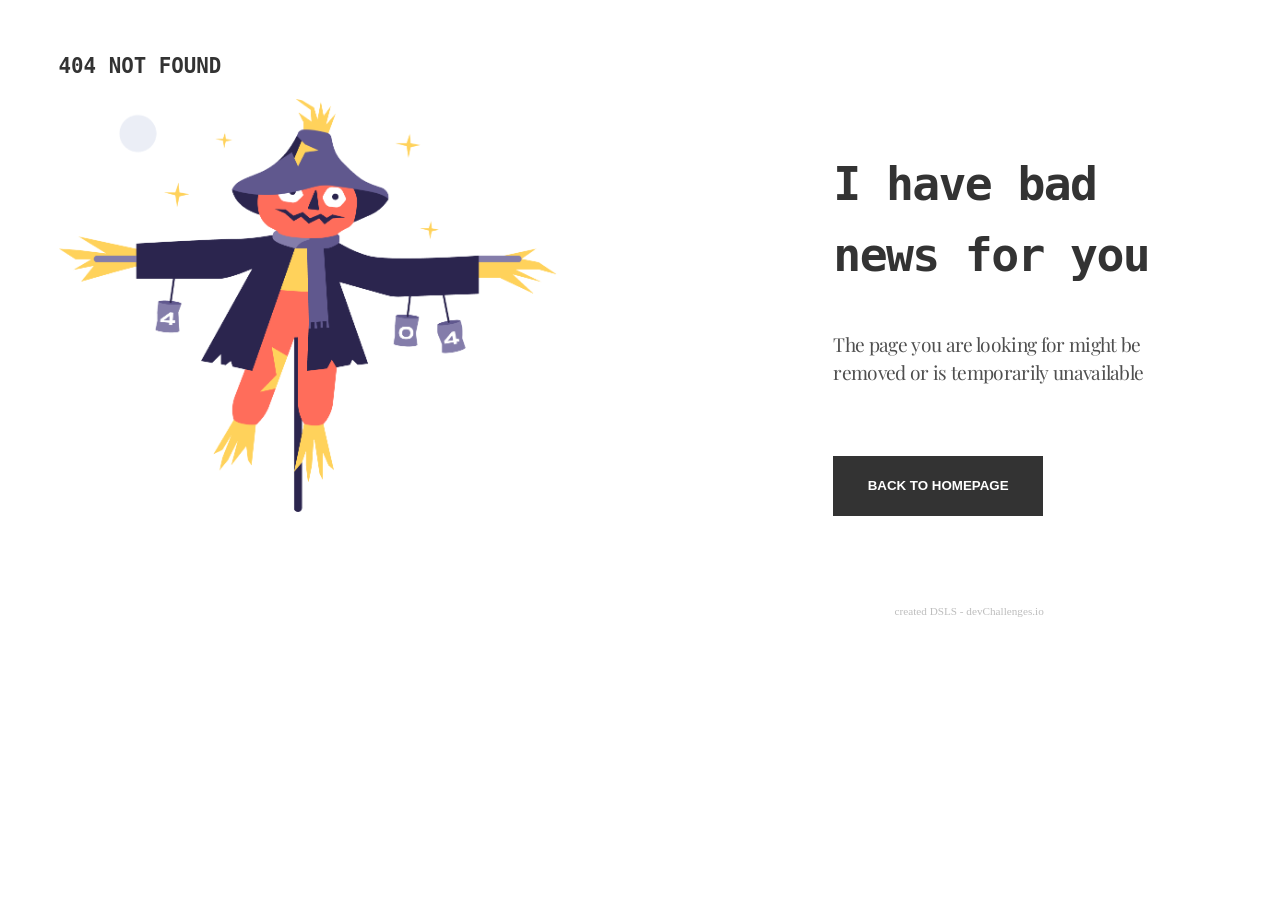
<file: 404-not-found-master/index.html>
<!DOCTYPE html>
<html lang="en">
<head>
  <meta charset="UTF-8">
  <meta http-equiv="X-UA-Compatible" content="IE=edge">
  <meta name="viewport" content="width=device-width, initial-scale=1.0">
  <link rel="stylesheet" href="style.css">
  <link rel="preconnect" href="https://fonts.googleapis.com">
<link rel="preconnect" href="https://fonts.gstatic.com" crossorigin>
  <title>Error-404</title>
</head>
<body>
  <section class="flex-container">
    <div class="container">
      <p class="Erro "> 404 NOT FOUND</p>
      <img src="Scarecrow.png" alt="Scarecrow" class="Scarecrow">
    </div>
    <div class="container">
      <h1 class="title">
        I have bad news for you
      </h1>
        <p class="text">The page you are looking for might be removed or is temporarily unavailable</p>
        <button class="button">BACK TO HOMEPAGE</button>
        <p class="text1">created DSLS - devChallenges.io</p>
    </div>
    
  
  </section>
  
</body>
</html>
</file>
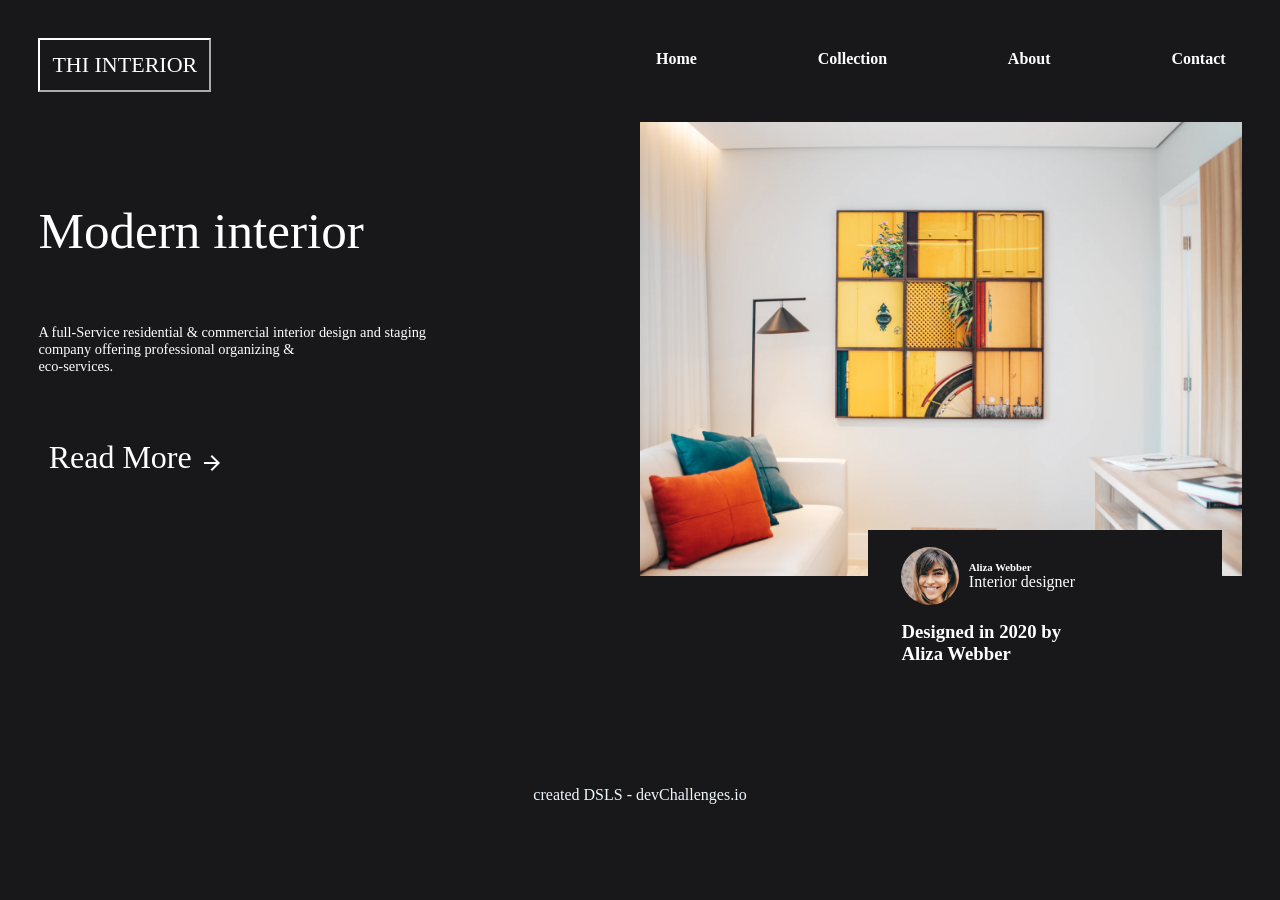
<file: interior-consultant-master/index.html>
<!DOCTYPE html>
  <html lang="en">
    <head>
      <meta charset="utf-8" />
            

            <link
              href="https://fonts.googleapis.com/css2?family=Poppins:wght@400;500&display=swap"
              rel="stylesheet"
            />
            <link rel="stylesheet" href="https://fonts.googleapis.com/css2?family=Material+Symbols+Outlined:opsz,wght,FILL,GRAD@48,400,0,0" />
            <link rel="stylesheet" href="style.css">
            
            <title>Devchallenges</title>
          </head>
          <body> 
          <section class="global">
            <section class="section-header">
              <div class="button-0">
                <button class="button_thisinterior">Thi interior</button>
              </div>
          
              <div class="prueba"><button class="hamburger pru">
                <div class="bar"></div>
              </button>    
                </div>
              <nav class="mobile-nav nav-pc">
                <a href="#">Home</a>
                <a href="#">Collection</a>
                <a href="">About</a>
                <a href="">Contact</a>
              </nav>
            </section>
            <section class="container-two">

            
            <section class="center-container">
              <div class="section-01">
                <h1 class="title1"> Modern interior</h1>
                <p class="parrafo"> 
                  A full-Service residential & 
                  commercial interior design and 
                  staging company offering 
                  professional organizing & <br>
                  eco-services.
                </p>
                <button class="more"> Read More <span class="material-symbols-outlined svgarrow">
                  arrow_forward
                  </span></button>
              </div>
            </section>
            <section class="container-imgs">
              <div class="container">
                <div class="container-img">
                  <img class="imgfondo" src="photo1.png" alt="img0">
              
                </div>
                <div class="container_fondo">
            
                    <div class="container-section">
                      <img class="ing2" src="photo2.png" alt="Aliza Webber">
                      <div class="container-img-text">
                        <h6>Aliza Webber</h6>
                        <p class="">Interior designer</p>
                        
                      </div>
                      <div class="text6">
                        <h3>Designed in 2020 by<br> Aliza Webber</h3>
                      </div>
                    </div>
                </div>
              </div>
             
            </section>
            <div>
            </div>
          </section>
          </section>
          
        <script src="script.js"></script>
        <section>
          <div class="food">
            <p >created DSLS - devChallenges.io</p>
          </div>
        </section>
    </body>
</html>
</file>
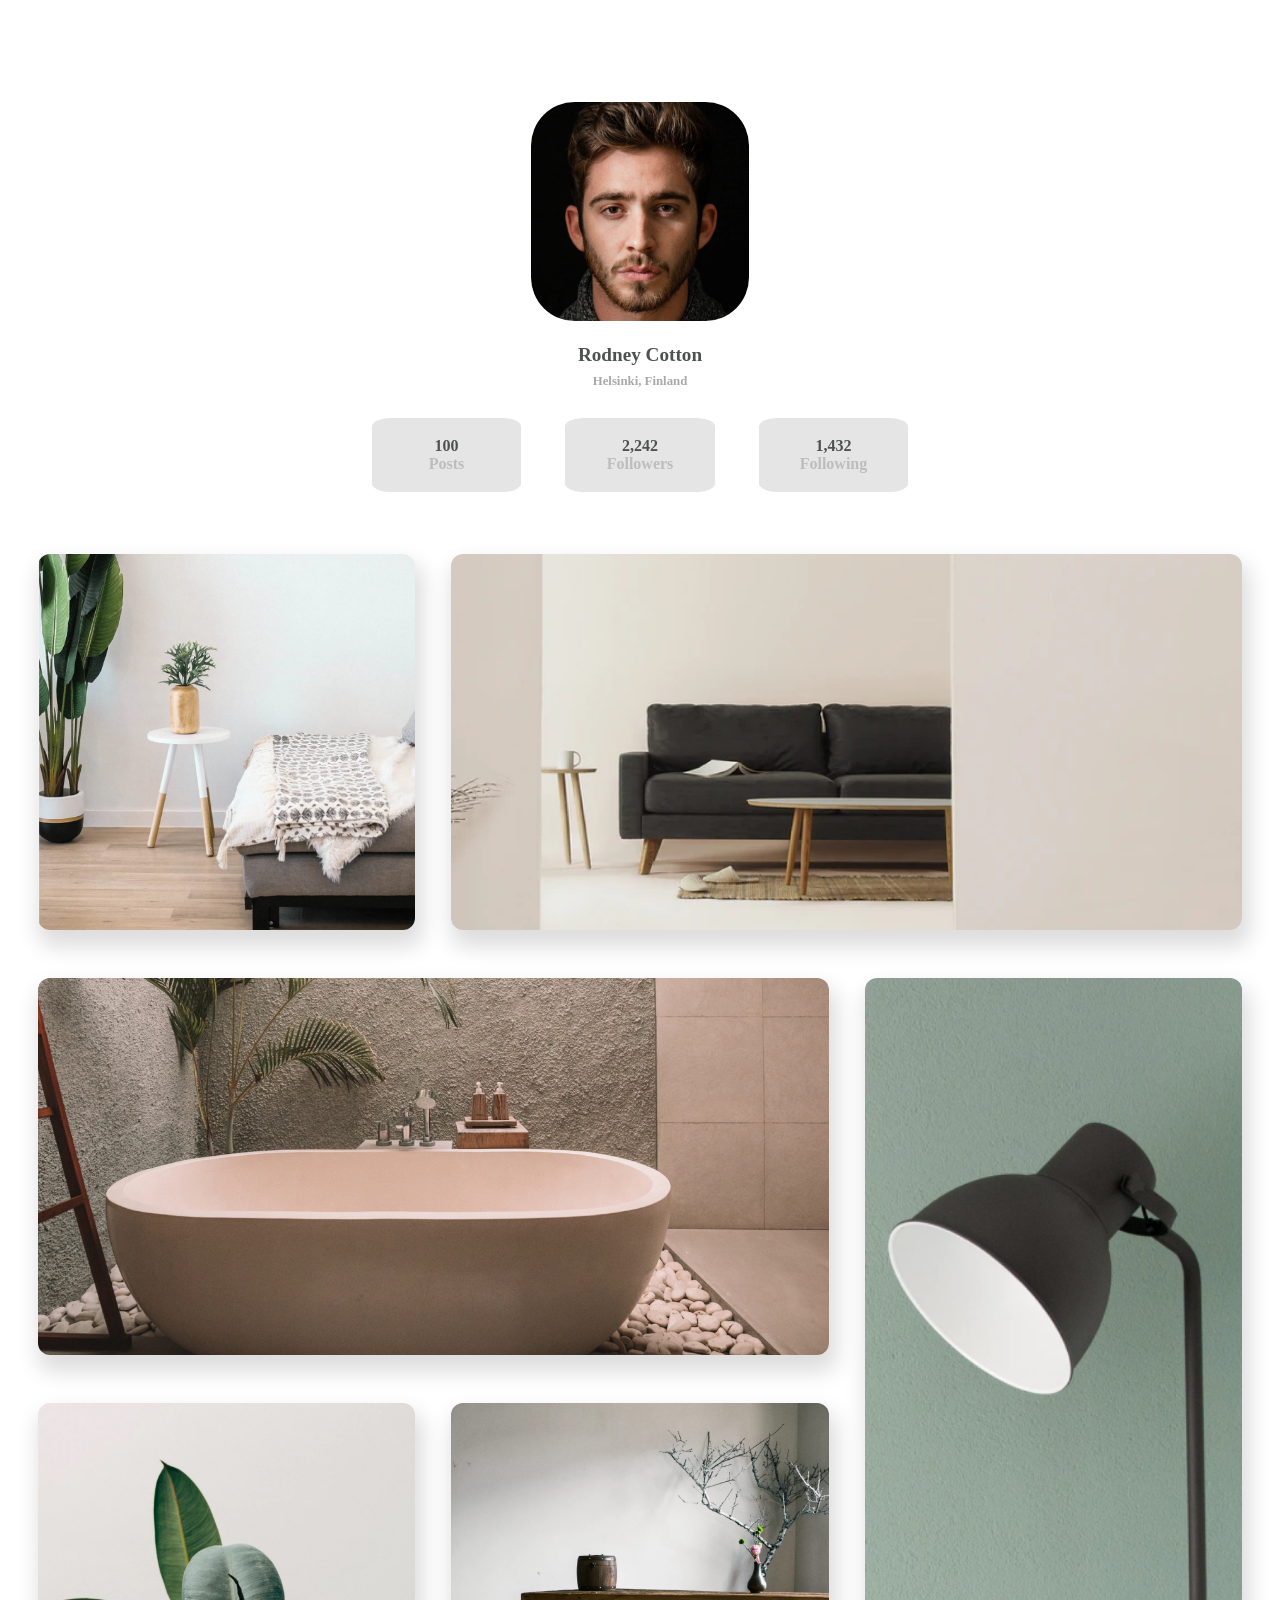
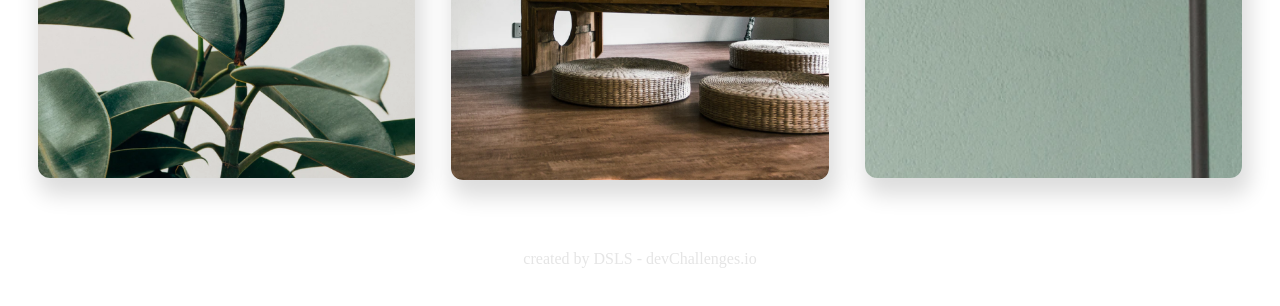
<file: my-gallery-master/index.html>
<!DOCTYPE html>
<html lang="en">
<head>
  <meta charset="UTF-8">
  <meta http-equiv="X-UA-Compatible" content="IE=edge">
  <meta name="viewport" content="width=device-width, initial-scale=1.0">
  <link rel="stylesheet" href="style.css">
  <title>Document</title>
</head>
<body>
  <section class="container-body">
    <div class="container-profile">
      <div class="container-img">
        <img class="img-rodney" src="profilePhoto.png" alt="Rodney">
        <h1 class="name-Rodney">Rodney Cotton</h1>
        <p class="profile-text">Helsinki, Finland</p>
      </div>
      <div class="container-caja-icon">
        <div class="caja"><p>100</p> <p class="caja-text-p">Posts</p></div>
        <div class="caja caja1"><p>2,242</p> <p class="caja-text-p">Followers</p></div>
        <div class="caja caja2"><p>1,432</p> <p class="caja-text-p">Following</p></div>
      </div>
    </div>
    <section class="imgs-galerry">
      <div class="gallery">
        <img class="imgs img1" src="photo1.png" alt="img1">
        <img class="imgs img2" src="photo2.png" alt="">
        <img class="imgs img3" src="photo3.png" alt="">
        <img class="imgs img4" src="photo_4.png" alt="">
        <img class="imgs img5" src="photo5.png" alt="">
        <img class="imgs img6" src="photo6.png" alt="">
      </div>
    </section>
    <div class="food"> <p >created by DSLS - devChallenges.io</p></div>
  </section>
  </body>
</body>
</html>
</file>
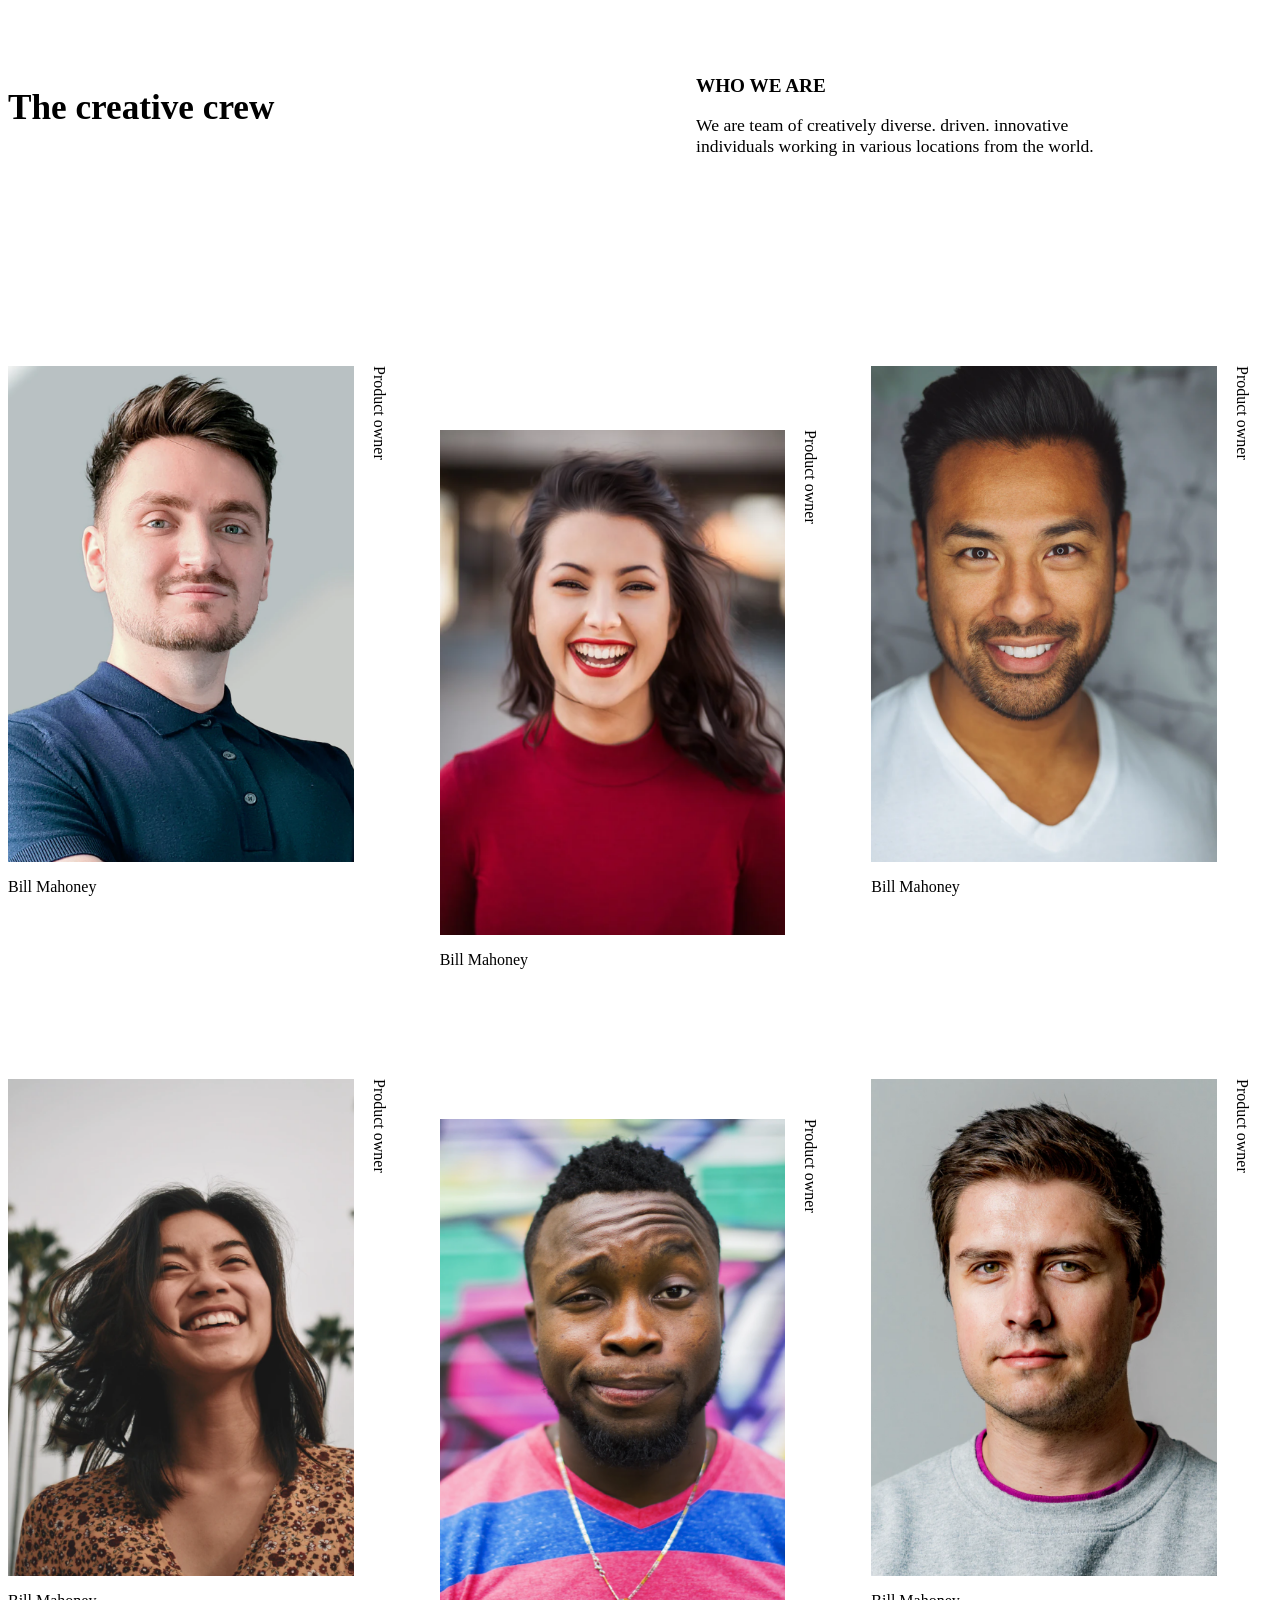
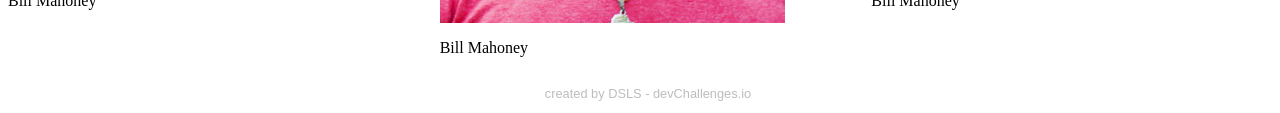
<file: my-team-page-master/index.html>
<!DOCTYPE html>
<html lang="en">
<head>
  <meta charset="UTF-8">
  <meta http-equiv="X-UA-Compatible" content="IE=edge">
  <meta name="viewport" content="width=device-width, initial-scale=1.0">
  <link rel="stylesheet" href="style.css">
  <title>Document</title>
</head>
<body>
  <section class="header">
      <h1 class="title">The creative crew</h1>
    <div class="container-header">
      <h2 class="title1">Who we are</h2>
      <p class="text1">We are team of creatively diverse. driven. innovative individuals working in various locations from the world.</p>
    </div>
  </section>

  <section class="container-card">
    <div class="card">
        <div class="card-container">
            <img src="photo1.png" alt="img1" class="img">
            <p class="text">Product owner</p>
        </div>
       <p class="name">Bill Mahoney</p>
    </div>
    <div class="card">
        <div class="card-container">
            <img src="photo2.png" alt="img1" class="img">
            <p class="text">Product owner</p>
        </div>
       <p class="name">Bill Mahoney</p>
    </div>
    <div class="card">
        <div class="card-container">
            <img src="photo3.png" alt="img1" class="img">
            <p class="text">Product owner</p>
        </div>
       <p class="name">Bill Mahoney</p>
    </div>
    <div class="card">
        <div class="card-container">
            <img src="photo4.png" alt="img1" class="img">
            <p class="text">Product owner</p>
        </div>
       <p class="name">Bill Mahoney</p>
    </div>
    <div class="card">
      <div class="card-container  card-foo">
          <img src="photo5.png" alt="img1" class="img">
          <p class="text">Product owner</p>
      </div>
     <p class="name">Bill Mahoney</p>
  </div>
  <div class="card">
    <div class="card-container">
        <img src="photo6.png" alt="img1" class="img">
        <p class="text">Product owner</p>
    </div>
   <p class="name">Bill Mahoney</p>
</div>
            
  </section>
  <div class="food"> <p >created by DSLS - devChallenges.io</p></div>

</body>
</html>
</file>
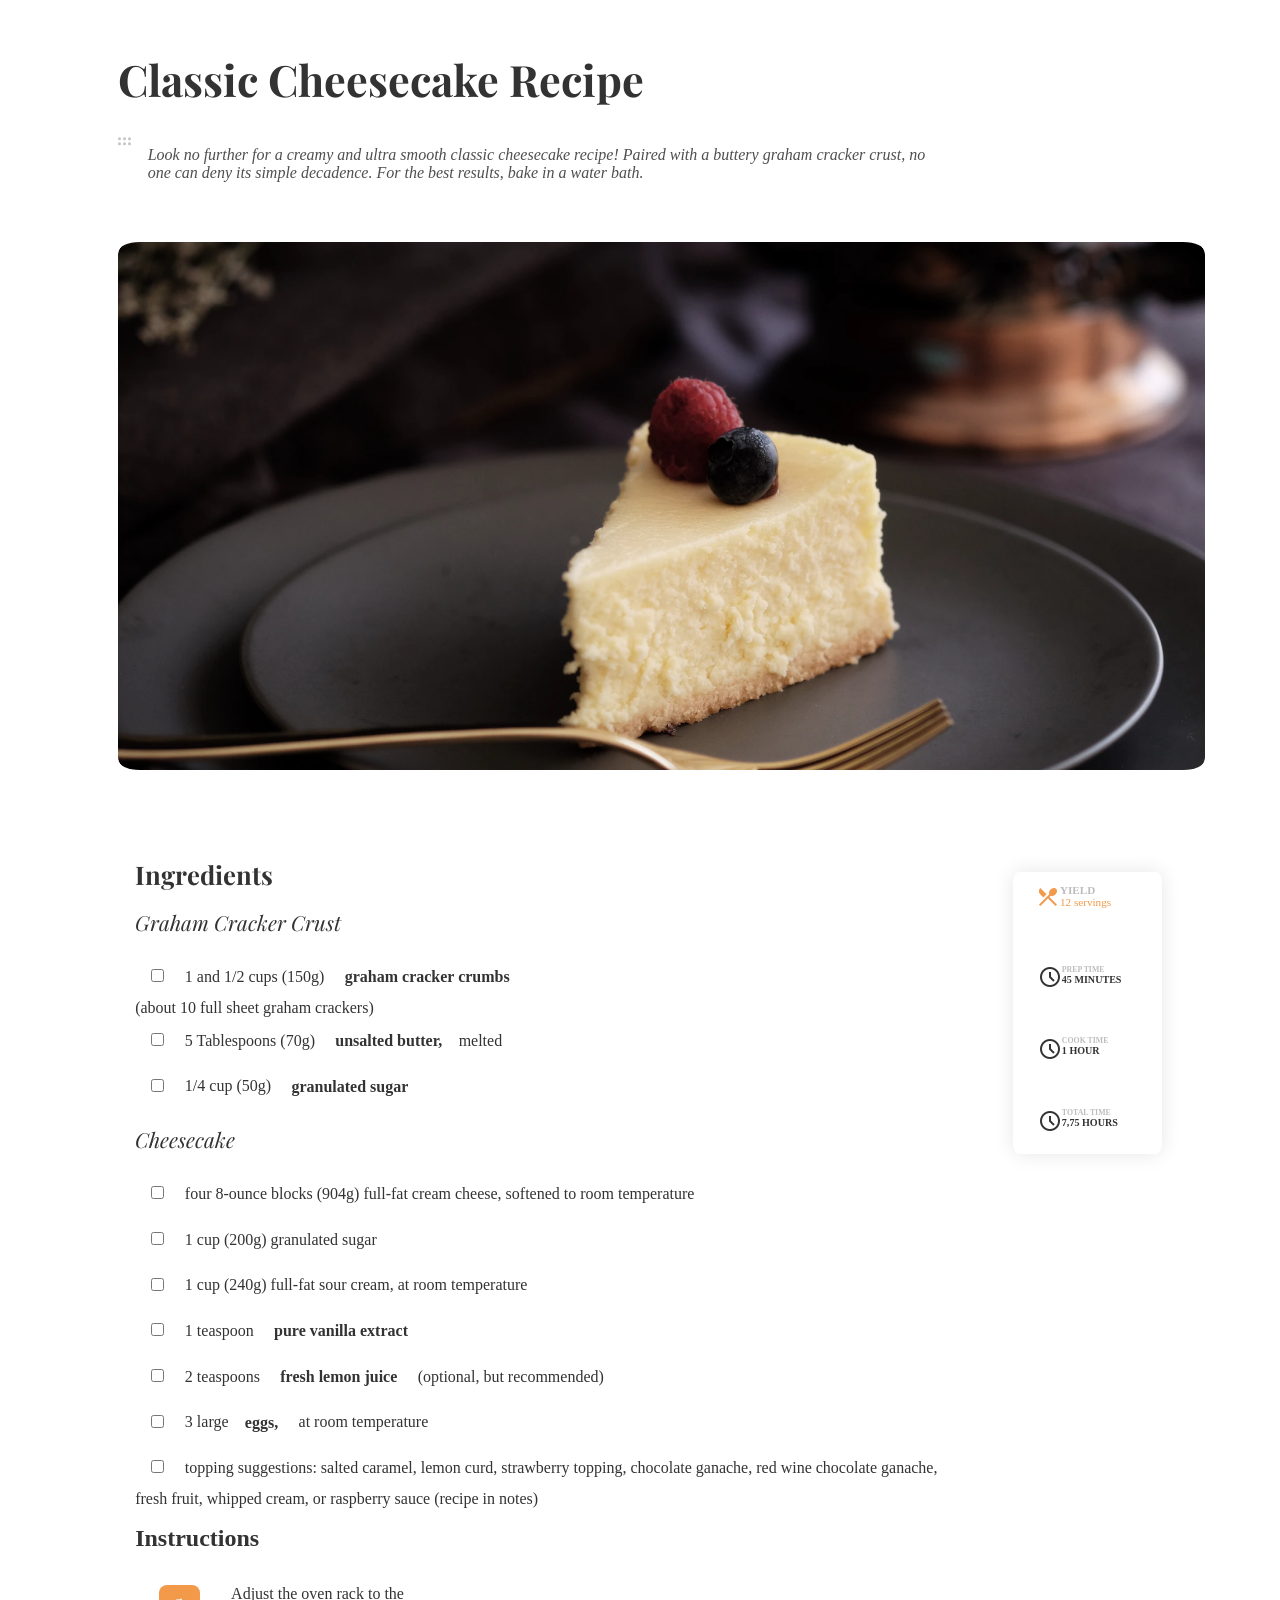
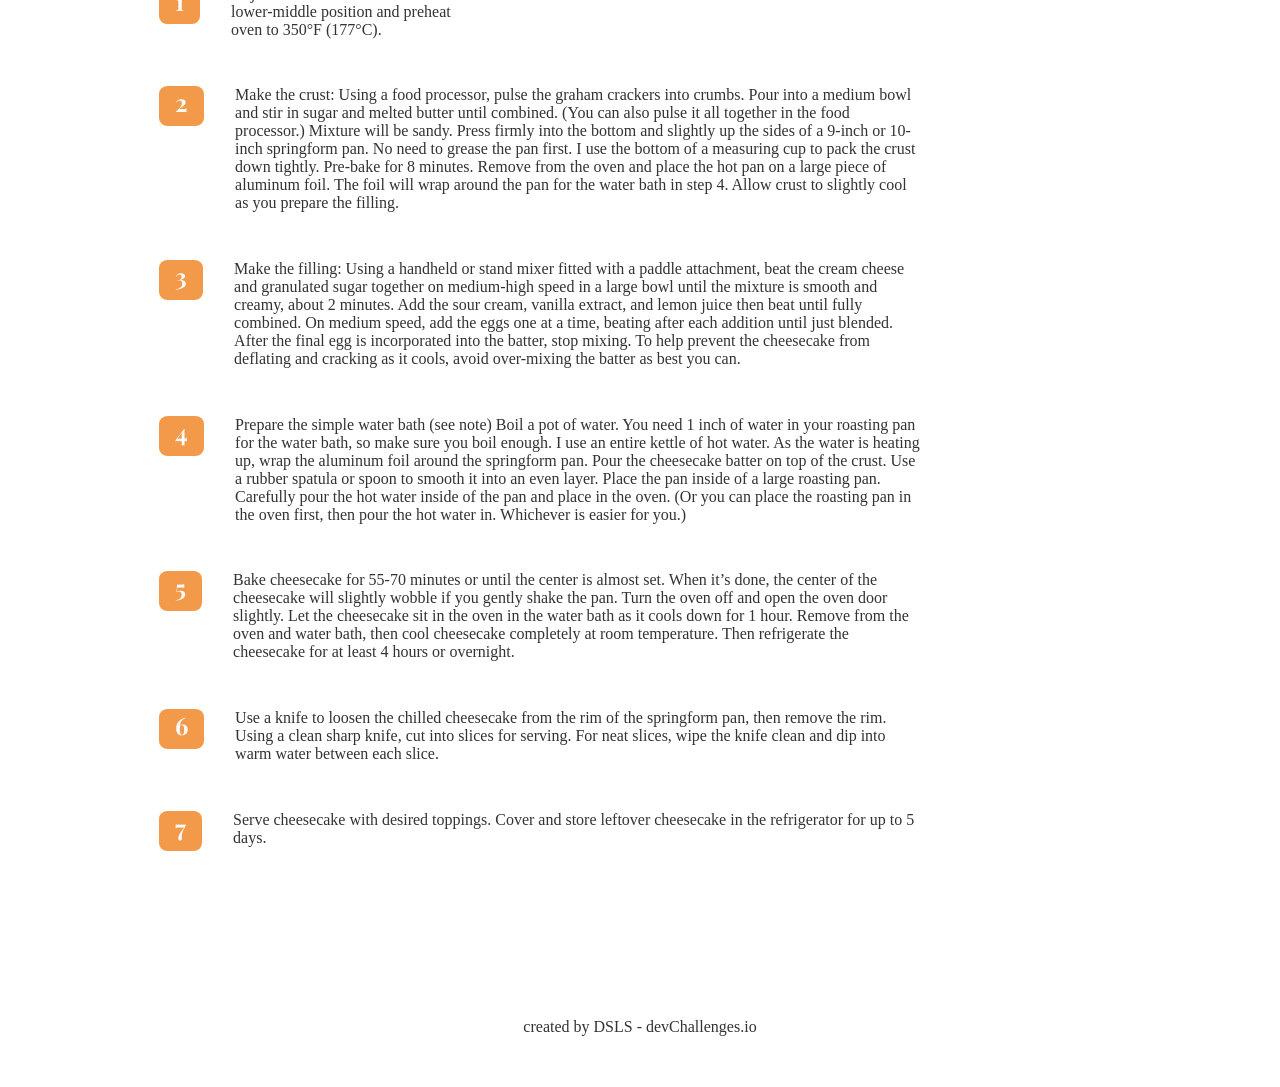
<file: recipe-page-master/index.html>
<!DOCTYPE html>
<html lang="en">
<head>
  <meta charset="UTF-8">
  <meta http-equiv="X-UA-Compatible" content="IE=edge">
  <meta name="viewport" content="width=device-width, initial-scale=1.0">
  <link rel="stylesheet" href="style.css">
  <link rel="stylesheet" href="https://fonts.googleapis.com/css2?family=Material+Symbols+Outlined:opsz,wght,FILL,GRAD@48,400,0,0" />
  <title>Document</title>
</head>
<body>
  <section class="container-p">
    <section class="header">
      <h1 class="title-classic">Classic Cheesecake Recipe</h1>
       <div class="more_horiz"> 
        <svg class="prueba" width="13" height="8" viewBox="0 0 13 8" fill="none" xmlns="http://www.w3.org/2000/svg">
          <circle cx="1.5" cy="1.5" r="1.5" fill="#C4C4C4"/>
          <circle cx="1.5" cy="6.5" r="1.5" fill="#C4C4C4"/>
          <circle cx="6.5" cy="1.5" r="1.5" fill="#C4C4C4"/>
          <circle cx="6.5" cy="6.5" r="1.5" fill="#C4C4C4"/>
          <circle cx="11.5" cy="1.5" r="1.5" fill="#C4C4C4"/>
          <circle cx="11.5" cy="6.5" r="1.5" fill="#C4C4C4"/>
          </svg>
        
        <p class="p-header">Look no further for a creamy and ultra smooth 
        classic cheesecake recipe! Paired with a buttery 
        graham cracker crust, no one can deny its simple 
        decadence. For the best results, bake in a water bath.</p>
      </div>
      <img class="cake" src="photo1.png" alt="cake">
    </section>
    <section class="container-time-tre">
    <section class="category-time">
      <div class="container-time-column-border" >

        <div class="container-time">
          <span  class="material-symbols-outlined icon-fork icon-color">
            restaurant_menu
          </span>
          <h1 class="container-time-column ">Yield</h1>
        <h2 class="container-time-column time-12">12 servings</h2>
      </div>
      <div class="time-product">
        <div class="time-column"> <span class="material-symbols-outlined icon-fork">
          schedule
        </span>
        <h1 class="container-time-column  container-time-column" >Prep TIme</h1> 
        <h2 class="container-time-column text-time"> 45 minutes</h2>  
      </div>
      <div class="time-column"> <span class="material-symbols-outlined icon-fork">
        schedule
      </span>
      <h1 class="container-time-column ">Cook Time</h1>
      <h2 class="container-time-column text-time"> 1 hour</h2> 
    </div>
    <div class="time-column"> <span class="material-symbols-outlined icon-fork">
      schedule
    </span>
    <h1 class="container-time-column ">Total Time </h1>
    <h2 class="container-time-column text-time"> 7,75 hours</h2> 
  </div>
  
</div>

</div>
    </section>
    <section class="lunch-menu">
      <h2 class="ingre">Ingredients</h2>
      <h3 class="graham">Graham Cracker Crust</h3>
      <form class="form-target" target="_blank">

        
        <input class="text-inputs" type="checkbox" name="peliculas"> 1 and 1/2 cups (150g) <b>graham cracker crumbs</b> <br> 
          (about 10 full sheet graham crackers)<br>
      
          <input type="checkbox" name="deportes"> 5 Tablespoons (70g) <b>unsalted butter,</b>melted<br>
      
          <input type="checkbox" name="videojuegos"> 1/4 cup (50g) <b>granulated sugar</b>
          <br>    
      </form>
      <h3 class="graham">Cheesecake</h3>

        <form action="../../form-result.php" target="_blank">          
          <input type="checkbox" name="peliculas"> four 8-ounce blocks (904g) full-fat cream cheese, softened to room temperature<br>
          <input type="checkbox" name="deportes"> 1 cup (200g) granulated sugar<br>
          <input type="checkbox" name="videojuegos"> 1 cup (240g) full-fat sour cream, at room temperature <br> 
          <input type="checkbox" name="deportes"> 1 teaspoon  <b>pure vanilla extract</b><br>
          <input type="checkbox" name="deportes"> 2 teaspoons <b>fresh lemon juice </b>  (optional, but recommended)<br>
          <input type="checkbox" name="deportes"> 3 large<b>eggs,</b>  at room temperature<br>
          <input type="checkbox" name="deportes"> topping suggestions: salted caramel, lemon curd, strawberry topping, chocolate ganache, red wine chocolate ganache, fresh fruit, whipped cream, or raspberry sauce (recipe in notes) <br>
          
      </form>
      <h2>Instructions</h2>
      <ol class="caja01">
        <li class="caja">
          <p>Adjust the oven rack to the <br>
            lower-middle position and preheat<br>
            oven to 350°F (177°C).</p>
        </li>
        <li class="caja"><p> Make the crust: Using a food processor, pulse the graham crackers into crumbs. Pour into a medium bowl and stir in sugar and melted butter until combined. (You can also pulse it all together in the food processor.) Mixture will be sandy. Press firmly into the bottom and slightly up the sides of a 9-inch or 10-inch springform pan. No need to grease the pan first. I use the bottom of a measuring cup to pack the crust down tightly. Pre-bake for 8 minutes. Remove from the oven and place the hot pan on a large piece of aluminum foil. The foil will wrap around the pan for the water bath in step 4. Allow crust to slightly cool as you prepare the filling.</p>
        </li>
        <li class="caja">
          <p>          Make the filling: Using a handheld or stand mixer fitted with a paddle attachment, beat the cream cheese and granulated sugar together on medium-high speed in a large bowl until the mixture is smooth and creamy, about 2 minutes. Add the sour cream, vanilla extract, and lemon juice then beat until fully combined. On medium speed, add the eggs one at a time, beating after each addition until just blended. After the final egg is incorporated into the batter, stop mixing. To help prevent the cheesecake from deflating and cracking as it cools, avoid over-mixing the batter as best you can. 
          </p>
        </li>
        <li class="caja">
          <p>          Prepare the simple water bath (see note) Boil a pot of water. You need 1 inch of water in your roasting pan for the water bath, so make sure you boil enough. I use an entire kettle of hot water. As the water is heating up, wrap the aluminum foil around the springform pan. Pour the cheesecake batter on top of the crust. Use a rubber spatula or spoon to smooth it into an even layer. Place the pan inside of a large roasting pan. Carefully pour the hot water inside of the pan and place in the oven. (Or you can place the roasting pan in the oven first, then pour the hot water in. Whichever is easier for you.)
          </p>
        </li>
        <li class="caja">
          <p>Bake cheesecake for 55-70 minutes or until the center is almost set. When it’s done, the center of the cheesecake will slightly wobble if you gently shake the pan. Turn the oven off and open the oven door slightly. Let the cheesecake sit in the oven in the water bath as it cools down for 1 hour. Remove from the oven and water bath, then cool cheesecake completely at room temperature. Then refrigerate the cheesecake for at least 4 hours or overnight.</p>
        </li>
        <li class="caja">
          
          <p>Use a knife to loosen the chilled cheesecake from the rim of the springform pan, then remove the rim. Using a clean sharp knife, cut into slices for serving. For neat slices, wipe the knife clean and dip into warm water between each slice.</p>
        </li>
        <li class="caja">
          <p>Serve cheesecake with desired toppings. Cover and store leftover cheesecake in the refrigerator for up to 5 days.</p>
        </li>
        
      </ol>
      
      
    </section>
  </section>
  <div class="food"> <p >created by DSLS - devChallenges.io</p></div>
  </section>

  
</body>
</html>
</file>
<file: 404-not-found-master/style.css>
/* responsive mobile */
@import url('https://fonts.googleapis.com/css2?family=Playfair+Display:ital,wght@0,400;0,500;0,600;0,700;0,800;0,900;1,400;1,500;1,600;1,700;1,800;1,900&display=swap');
.flex-container{
    font-family: 'Playfair Display', serif;
    color: #4F4F4F;
    display: flex;
    flex-direction: column; 
}
.container{
    margin: 0 0 0 5%;
}
.Erro{
    font-family: 'Space Mono', monospace;
    font-weight: 700;
    font-size: 1.3rem;
    color: #333333;

}
.Scarecrow{
    width: 70%;    
    inline-size: -webkit-fill-available;
}
.title{

    font-family: 'Space Mono', monospace;  
    font-size: 2.9em;
    font-style: normal;
    font-weight: 700;
    color: #333333;
    line-height: 71px;
    letter-spacing: -0.035em;

}
.text{
    font-size: 1.2em;
    font-weight: 400;
    line-height: 28px;
    letter-spacing: -0.035em;
    margin-right: 19%;
    margin-bottom: 18%; 
}

.button{
    width: 54%;
    padding: 20px;
    font-weight: 700;
    background-color: #333333;
    color: #ffff;
    line-height: 20px;
    border: none;
    margin-bottom: 20%; 

    
}
.text1{
    width: 80%;
    font-family: Montserrat;
    font-weight: 500;
    font-size: 0.70em;
    text-align: center;
    color: #BDBDBD;
}

@media (min-width: 785px) {
    .flex-container{
        flex-direction: row; 
    }
    .container{
        margin: 2% 4% 0 4%;
    }

    .Scarecrow{
        width: 74%;
        padding: 0 0 0 0%;
        align-self: center;
    }
    .title{
        padding: 20% 0 0 0 ;
    }

    .text1{
        width: 70%;
        font-family: Montserrat;
        font-weight: 500;
        font-size: 0.70em;
        text-align: center;
        color: #BDBDBD;
    }
  }
</file>
<file: interior-consultant-master/style.css>
* {
	margin: 0;
	padding: 0;
	box-sizing: border-box;
	font-family: Montserrat;
    background-color: #181719;
}
.global{
    color: #FFFFFF;
    font-family: Montserrat;
    font-size: 1rem;
    padding: 3%;

}


.section-header{
    color: #FFFFFF;
    font-size: 1rem;
    font-weight: 700;
    display: grid;
    grid-template-columns: repeat(2, 1fr);
    justify-items: stretch;
 
}

@media only screen and (min-device-width : 100px) and (max-device-width : 920px) {

.hamburger{ 
    position: relative;
    display: block;
    width: 58px;
    cursor: pointer;

    appearance: none;
    background: none;
    outline: none;
    border: none; 
}

.hamburger .bar, .hamburger::after, .hamburger::before {
    content: '';
    display: block;
    width: 100%;
    height: 7px;
    background-color: #FFFFFF;
    margin: 11px 0px;
    transition: 0.4s;
}
.hamburger.is-active:before {
    transform: rotate(-45deg) translate(-8px, 10px);
}
.hamburger.is-active:after {
    transform: rotate(45deg) translate(-15px, -14px);
}

.hamburger.is-active .bar {
	opacity: 0;
}
.mobile-nav{
    position: fixed;
    top: 0;
    left: 100%;
    width: 100%;
    min-height: 100vh;
    display: block;
    z-index: 98;
    background-color: black;
    padding-top: 120px;
    font-size: 2rem;
    transition: 0.4s;
    
}
.mobile-nav.is-active {
    display: flex;
    flex-direction: column;
    justify-content: space-evenly;
    left: 0;
}

.mobile-nav a{
    display: block;
    width: 100%;
    max-width: 200px;
    margin: 0 auto 16px;
    text-align: center;
    padding: 12px 16px;
    color: #FFFFFF;
    text-decoration: none;
    background: none;
    
}

 
.prueba{
    z-index: 99;
    display: flex;
    flex-direction: row-reverse;
    background: none;
}
.pru{
    position: fixed;
    z-index: 99;
}

}
.mobile-nav a:hover {
    
    text-decoration:revert;
    text-decoration-style:solid;
    text-decoration-thickness: 3px;  

}



/* Boton This interior */

.button_thisinterior{
    margin: 0 0 5% 0;
    padding: 12px;
    background:none;
    color: #FFFFFF;
    border-color: #FFFFFF;
    font-size: 22px;
    text-transform: uppercase;
    
}

.title1{
    font-family: lora;
    font-weight: 500;
    font-size: 7.2rem;
    padding-bottom: 4rem;
}
.parrafo{
    font-size: 0.90em;
    padding: 0 10rem 0 0;
}
.more{
    background: none;
    border-radius: 0%;
    border: 0;
    color: #FFFFFF;
    font-size: 2rem;
    margin: 2em 0 2em 0;
}
.svgarrow{
    width: 2%;
   vertical-align: text-bottom;

}
.container-imgs{
    display: flex;
    justify-content: center;
}
.imgfondo{
    width: 100%;
}

.container_fondo{
    height: 1vh;
    padding: 20px;
    display: flex;
    flex-direction: column-reverse;
    justify-content: center;  
}
.container-section{
    display: grid;
    grid-template-columns: 0.3fr 1fr;
    grid-template-rows: repeat(1, 1fr);
    grid-column-gap: 0px;
    grid-row-gap: 13%;
    margin: 0 2% 0px 8%;
    padding: 3.1% 5% 0% 6%;
}
.container-img-text{
    display: grid;
    grid-area: 1 / 2 / 2 / 3;
    align-content: center;
    font-size: 2rem;
}

.ing2{
    width: 86%;
    border-radius: 100px;
    display: grid;
    grid-area: 1 / 1 / 2 / 2;

}
.text6{
    display: grid;
    grid-area: 2 / 1 / 3 / 3;
    font-family: initial;
    font-style: normal;
    font-weight: 700;
    font-size: 2.5rem;
    padding:  0  0 20px;
    
}
.food{
    color: aliceblue;
    display: flex;
    align-items: center;
    justify-content: space-evenly;
    font-size: 1.5rem;
    margin: 19% 0 0 0;
}

@media only screen and (min-device-width : 920px) {

/* computador */
.container-two{
    display: grid;
    grid-template-columns: repeat(2, 1fr);
    
    }
.center-container{
    display: flex;
    flex-direction: column-reverse;
    justify-content: space-around;


    }
.prueba{
    display: none;
}
.nav-pc{
    display: flex;
    justify-content: space-between;
    text-decoration: none;
    color: #FFFFFF;

}
.mobile-nav a{
    padding: 12px 16px;
    color: #FFFFFF;
    text-decoration: none;
}
.title1{
    font-family: lora;
    font-weight: 500;
    font-size: 3.2rem;
}

.container-section{
    margin: 0 0% 0px 37%;
}
.text6{
    font-size: 1rem;

}.container-img-text{
    font-size: 1rem;
}
.food{
    margin: 10% 0 0 0;
    font-size: 1rem;
}
}
</file>
<file: my-gallery-master/style.css>
* {
    box-sizing: border-box;
    margin: 0%;
    padding: 0;
}
html{
    margin: 8% 3% 3% 3%;
}

.container-profile{
    display: grid;
    justify-items: center;
    align-items: baseline;
    align-content: stretch;
    justify-content: space-around;
}
.container-img{
    display: grid;
    justify-content: center;
    align-items: center;
    justify-items: center;
}
.img-rodney{
    width: 35%;
    border-radius: 20%;
    margin: 0 0 4% 0;
}
.name-Rodney{
    font-family: Montserrat;
    font-size: 1.2rem;
    font-weight: 600;
    line-height: 17px;
    color: #4E5150;
    margin: 0 0 2% 0;
}
.profile-text{
    font-family: 'Montserrat';
    font-style: normal;
    font-weight: 600;
    font-size: 0.8rem;
    line-height: 12px;
    text-align: center;
    color: #A9A9A9;  
    margin: 0 0 5% 0;
}
.container-caja-icon{
    display: flex;
    width: 100%;
    justify-content: space-evenly;
    text-align: center;
}
.caja{
    padding: 3% 0% 3% 0%;
    background: #E5E5E5;
    border-radius: 12%;
    width: 24%;
    margin: 0 0 10% 0;
    font-family: 'Montserrat';
    font-style: normal;
    font-weight: 600;
    color: #4E5150;
}
.caja-text-p{
    color: #BDBDBD;
}
.gallery{
    display: grid;
    grid-template-columns: repeat(3, 1fr);
    grid-template-rows: repeat(3, 1fr);
    grid-column-gap: 3%;
    grid-row-gap: 4%;

}
.imgs{
    width: 100%;
    border-radius: 4%;
    width: 100%;
    height: auto;
    border-radius: 12px;
    box-shadow: 4px 13px 21px 4px rgb(221 221 221);
}
.img1{
    grid-area: 1 / 1 / 2 / 2;
}
.img2{
    grid-area: 1 / 2 / 2 / 4;
}
.img3{
    grid-area: 2 / 1 / 3 / 3;
}
.img4{
    grid-area: 2 / 3 / 4 / 4;
}
.img5{
    grid-area: 3 / 1 / 4 / 2;
}
.img6{
    grid-area: 3 / 2 / 4 / 3;
}

.food{
    margin: 8% 0 0 0;
    color: #E5E5E5;
    text-align: center;
}
</file>
<file: my-team-page-master/style.css>
body,html{
    width: 100%;
    /* height: 100%; */
    scroll-behavior: smooth;
}
.main{
    max-width: 1200px;
    /* height: 100%; */
    /* centra con margin */
    margin-inline: auto;
    padding: 0 10px;
    /* position: relative; */
}
.header{
    color: #000;
    font-family: serif;
    padding: 4% 0 15% 0%;
}

.title{
    font-size: 2.2em;
}
.title1{
    font-size: 1.2rem;
    text-transform: uppercase;
}
.text1{
    font-size: 1.2rem;
}
 .container-card{
    display: grid;
    grid-template-columns: repeat(2,1fr);
    row-gap: 30px;
    column-gap: 15px;
    
}

.card{
    max-width: 100%;
    
}
.card:nth-child(even){
    margin-top: 64px;
}
.card-container{ 
    display: flex;   
   
}
.img{
    width: 83%;
}
.text{
    writing-mode: vertical-lr;
}
.food{
    
    font-family: 'Montserrat', sans-serif;
    font-style: normal;
    font-weight: 500;
    font-size: 0.8rem;
    text-align: center;
    color: #BDBDBD;
}

@media (min-width: 700px) { 
    .header{
        display: flex;
        justify-content: space-between;
        
    }
    .container-header{
        padding: 0 15% 0 0 ;
    }
    .container-card{
        grid-template-columns: repeat(3,1fr);
    }
    .text1{
        font-size: 1.1em;
        width: 400px;
    }
    .card-foo{
        margin-top: 25%;
    }
}
</file>
<file: recipe-page-master/style.css>
@import url('https://fonts.googleapis.com/css2?family=Playfair+Display:ital,wght@0,400;0,500;0,600;0,700;0,800;0,900;1,400;1,500;1,600;1,700;1,800;1,900&display=swap');
*{
    margin: 2% 1% 2% 1%;
    padding: 0;
    color: #333333;
}

.body{
    margin: 4em;
}
.title-classic{
    font-family: 'Playfair Display';
    font-size: 1.4em;
    font-weight: 700;
}
.more_horiz{
    
    color: #C4C4C4;
    border-radius: 100%;
    display: -webkit-box;
}
.prueba{
height: 2.5vh;
}



.p-header{
    font-family: Montserrat;
    font-style: italic;
    font-weight: 500;
    font-size: 1em;
    color: #4F4F4F;
}
.cake{
width: 100%;
border-radius: 2%;
}

.ingre{
    font-family: 'Playfair Display';
    font-style: normal;
    font-weight: 700;
    font-size: 1.2em;
}
.graham{
    font-family: 'Playfair Display';
    font-style: italic;
    font-weight: 400;
    font-size: 1.3em;

}
.category-time{
    padding: 3% 0 6% 0;
}
.container-time{
    display: grid;
    grid-template-columns: 0.1fr 1fr;
    grid-template-rows: repeat(2, 0.1fr);
    grid-column-gap: 0px;
    grid-row-gap: 0px;
    padding: 0 0 4% 0;
    
}
.icon-fork {
    grid-area: 1 / 1 / 3 / 2;
    display: grid;
    align-items: center;
}
.icon-color{
    color: #F2994A;
}
.container-time-column{
    font-family: 'Montserrat';
    font-style: normal;
    font-weight: 700;
    font-size: 0.7em;
    margin: 0;
    color: #BDBDBD;
    text-transform: uppercase;
}
.time-product{
    display: grid;
    grid-template-columns: repeat(3, 1fr);
    grid-template-rows: 1fr;
}
.time-column{
    display: grid;
    grid-template-columns: 0.1fr 1fr;
    grid-template-rows: repeat(2, 0.1fr);
    font-size: 0.7em;
}
.time-12{
    font-family: 'Montserrat';
    color: #F2994A;
    font-size: 0.7em;
    font-weight: 500;
    text-transform: lowercase;
}

.text-time{
    font-size: 0.9em;
    color: #333333;
}
.text-inputs{
    font-size: 1rem;
}


ol{counter-reset: item;}
ol li{
list-style: none;
display: flex;
align-items: flex-start;
font-family: 'Montserrat';
font-style: normal;
font-weight: 400;
font-size: 1em;
}
ol li:before {
    display: inline-block;
    content: counter(item);
    counter-increment: item;
    background-color: #F2994A;
    color: #fbfbfb;
    font-family: 'Playfair Display';
    font-style: normal;
    font-weight: 700;
    font-size: 1.5em;
    padding: 0% 2% 1%;
    margin: 2% 2% 2% 1%;
    border-radius:20% ;

}
.food{
    text-align: center;
    margin: 10% 0 0 0;
    color:#333333
}
@media (min-width: 900px) {
    .title-classic{
        font-size: 2.7rem;
    }
    .ingre{
        font-size: 1.6rem;
    }
   
    .container-time-tre{
        display: flex;
        flex-direction: row-reverse;
    }
    .more_horiz{
        padding: 0 20% 0 0;
    }
    .container-time{    
    width: 101px;
    height: auto;
    }
    .time-column{
        margin-top: 50px;
    }
    .time-product{
        display: grid;
        grid-template-columns: repeat(1, 1fr);
        grid-template-rows: 1fr;
    }
    .container-time-column-border{
        background: #FFFFFF;
        box-shadow: 0px 0px 20px rgba(0, 0, 0, 0.1);
        padding: 10px 27px 22px 21px;
        border-radius: 4%;
        margin: 0;
    }
    
    *{
        margin: 2%;

    }
}
</file>
